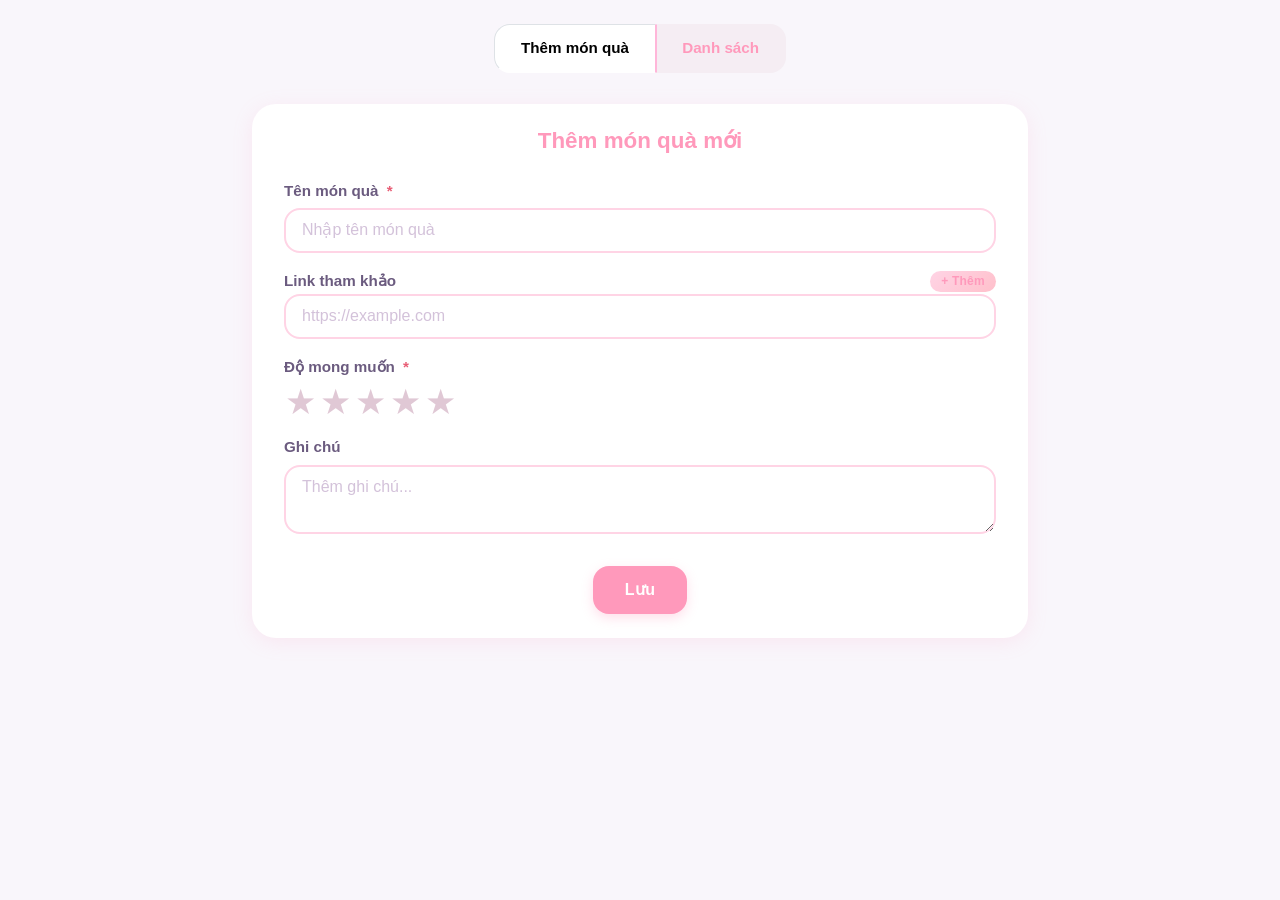
<file: index.html>
<!DOCTYPE html>
<html lang="vi">
<head>
  <meta charset="UTF-8">
  <meta name="viewport" content="width=device-width, initial-scale=1.0">
  <title>Wish List</title>

  <link rel="icon" type="image/png" href="images/logo.png">

  <!-- Bootstrap 5 CSS -->
  <link href="https://cdn.jsdelivr.net/npm/bootstrap@5.3.0/dist/css/bootstrap.min.css" rel="stylesheet">

  <!-- Base: design tokens, reset, animations -->
  <link rel="stylesheet" href="css/variables.css">
  <link rel="stylesheet" href="css/reset.css">
  <link rel="stylesheet" href="css/animations.css">

  <!-- Utilities -->
  <link rel="stylesheet" href="css/helpers.css">

  <!-- Components -->
  <link rel="stylesheet" href="css/buttons.css">
  <link rel="stylesheet" href="css/form.css">
  <link rel="stylesheet" href="css/star-picker.css">
  <link rel="stylesheet" href="css/table.css">
  <link rel="stylesheet" href="css/overlays.css">

  <!-- Layout & Responsive -->
  <link rel="stylesheet" href="css/layout.css">
  <link rel="stylesheet" href="css/responsive.css">
</head>
<body>
  <!-- Main Content -->
  <main class="main-content">
    <div class="container">
      <!-- Navigation Tabs -->
      <ul class="nav nav-tabs tabs-wrapper" id="giftTabs" role="tablist">
        <li class="nav-item" role="presentation">
          <button class="nav-link active" id="form-tab" data-bs-toggle="tab" data-bs-target="#form-content" type="button" role="tab" aria-controls="form-content" aria-selected="true">Thêm món quà</button>
        </li>
        <li class="nav-item" role="presentation">
          <button class="nav-link" id="table-tab" data-bs-toggle="tab" data-bs-target="#table-content" type="button" role="tab" aria-controls="table-content" aria-selected="false">Danh sách</button>
        </li>
      </ul>

      <!-- Tab Content -->
      <div class="tab-content" id="giftTabContent">
        <!-- Tab 1: Form -->
        <div class="tab-pane fade show active" id="form-content" role="tabpanel" aria-labelledby="form-tab">
          <section class="form-section">
            <div class="row">
              <div class="col-lg-8 mx-auto">
                <div class="form-card">
                  <h2 class="form-title">Thêm món quà mới</h2>
                  <form id="giftForm" class="gift-form">
                    <div class="form-group">
                      <label for="ten" class="form-label">Tên món quà <span class="required">*</span></label>
                      <input type="text" class="form-control" id="ten" name="ten" placeholder="Nhập tên món quà" required>
                    </div>

                    <div class="form-group">
                      <div class="link-label-row">
                        <label class="form-label">Link tham khảo</label>
                        <button type="button" class="btn-link-add" id="addLinkBtn" title="Thêm link">+ Thêm</button>
                      </div>
                      <div class="link-list" id="linkList">
                        <div class="link-input-row">
                          <input type="url" class="form-control" placeholder="https://example.com">
                          <button type="button" class="btn-link-remove" title="Xóa">×</button>
                        </div>
                      </div>
                    </div>

                    <div class="form-group">
                      <label class="form-label">Độ mong muốn <span class="required">*</span></label>
                      <div class="star-picker-wrapper" id="starPickerWrapper">
                        <div class="star-picker" id="starPicker">
                          <button type="button" class="star-btn" data-value="1">★</button>
                          <button type="button" class="star-btn" data-value="2">★</button>
                          <button type="button" class="star-btn" data-value="3">★</button>
                          <button type="button" class="star-btn" data-value="4">★</button>
                          <button type="button" class="star-btn" data-value="5">★</button>
                        </div>
                      </div>
                      <span class="star-required-msg" id="starRequiredMsg">Vui lòng chọn độ mong muốn</span>
                      <input type="hidden" id="doMongMuon" name="doMongMuon" value="">
                    </div>

                    <div class="form-group">
                      <label for="ghichu" class="form-label">Ghi chú</label>
                      <textarea class="form-control" id="ghichu" name="ghichu" placeholder="Thêm ghi chú..." rows="2"></textarea>
                    </div>

                    <div class="form-actions">
                      <button type="submit" class="btn btn-primary">Lưu</button>
                    </div>
                  </form>

                  <!-- Inline status banner (toast-style) -->
                  <div id="formBanner" class="form-banner">
                    <span class="form-banner-icon" id="formBannerIcon"></span>
                    <span class="form-banner-message" id="formBannerMessage"></span>
                    <button class="form-banner-close" id="formBannerClose" type="button">×</button>
                  </div>
                </div>
              </div>
            </div>
          </section>
        </div>

        <!-- Tab 2: Data Table -->
        <div class="tab-pane fade" id="table-content" role="tabpanel" aria-labelledby="table-tab">
          <section class="table-section">
            <div id="tableLoadingState" class="loading-container" style="display: none;">
              <div class="spinner"></div>
              <p>Đang tải danh sách...</p>
            </div>

            <div id="tableEmptyState" class="empty-state" style="display: none;">
              <div class="row">
                <div class="col-12 text-center">
                  <p class="empty-message">Danh sách trống. Hãy thêm những món quà mới nhé! 💝</p>
                </div>
              </div>
            </div>

            <div id="tableWrapper" class="table-wrapper" style="display: none;">
              <div class="table-scroll-container">
                <table class="gifts-table">
                  <thead>
                    <tr>
                      <th>Tên</th>
                      <th>Link</th>
                      <th>Độ mong muốn</th>
                      <th>Ghi chú</th>
                      <th></th>
                    </tr>
                  </thead>
                  <tbody id="giftsTableBody">
                    <!-- Dynamically populated -->
                  </tbody>
                </table>
              </div>
            </div>

            <div class="table-reload-bar">
              <button type="button" id="reloadTableBtn" class="btn-reload">Tải lại</button>
            </div>
          </section>
        </div>
      </div>
    </div>
  </main>

  <!-- Edit Modal -->
  <div class="modal fade" id="editModal" tabindex="-1" aria-labelledby="editModalLabel" aria-hidden="true">
    <div class="modal-dialog modal-dialog-centered">
      <div class="modal-content">
        <div class="modal-header">
          <h5 class="modal-title" id="editModalLabel">Chỉnh sửa món quà</h5>
          <button type="button" class="btn-close" data-bs-dismiss="modal" aria-label="Close"></button>
        </div>
        <div class="modal-body">
          <form id="editForm">
            <div class="mb-3">
              <label for="editTen" class="form-label">Tên món quà</label>
              <input type="text" class="form-control" id="editTen" readonly>
            </div>
            <div class="mb-3">
              <div class="link-label-row">
                <label class="form-label">Link tham khảo</label>
                <button type="button" class="btn-link-add" id="editAddLinkBtn" title="Thêm link">+ Thêm</button>
              </div>
              <div class="link-list" id="editLinkList">
                <div class="link-input-row">
                  <input type="url" class="form-control" placeholder="https://example.com">
                  <button type="button" class="btn-link-remove" title="Xóa">×</button>
                </div>
              </div>
            </div>
            <div class="mb-3">
              <label class="form-label">Độ mong muốn</label>
              <div class="star-picker-wrapper" id="editStarPickerWrapper">
                <div class="star-picker" id="editStarPicker">
                  <button type="button" class="star-btn" data-value="1">★</button>
                  <button type="button" class="star-btn" data-value="2">★</button>
                  <button type="button" class="star-btn" data-value="3">★</button>
                  <button type="button" class="star-btn" data-value="4">★</button>
                  <button type="button" class="star-btn" data-value="5">★</button>
                </div>
              </div>
              <input type="hidden" id="editDoMongMuon" value="">
            </div>
            <div class="mb-3">
              <label for="editGhichu" class="form-label">Ghi chú</label>
              <textarea class="form-control" id="editGhichu" rows="3" placeholder="Thêm ghi chú..."></textarea>
            </div>
          </form>
        </div>
        <div class="modal-footer">
          <button type="button" class="btn btn-secondary" data-bs-dismiss="modal">Hủy</button>
          <button type="button" class="btn btn-primary" id="saveEditBtn">Lưu thay đổi</button>
        </div>
      </div>
    </div>
  </div>

  <!-- Bootstrap JS -->
  <script src="https://cdn.jsdelivr.net/npm/bootstrap@5.3.0/dist/js/bootstrap.bundle.min.js"></script>

  <!-- JS: Config & API -->
  <script src="js/config.js"></script>
  <script src="js/sheets.js"></script>

  <!-- JS: Utilities -->
  <script src="js/helpers.js"></script>

  <!-- JS: UI Primitives -->
  <script src="js/notifications.js"></script>
  <script src="js/dialogs.js"></script>

  <!-- JS: Components -->
  <script src="js/star-picker.js"></script>
  <script src="js/table.js"></script>
  <script src="js/edit-modal.js"></script>

  <!-- JS: App Entry Point -->
  <script src="js/app.js"></script>
</body>
</html>
</file>
<file: css/variables.css>
/* ==========================================
   PASTEL PINK WISHLIST - MAIN STYLES
   ========================================== */

/* Color Palette / CSS Variables */
:root {
  /* Primary Pastel Pink Palette */
  --primary-pink: #FFB6D9;
  --primary-pink-light: #FFC0CB;
  --primary-pink-lighter: #FFD4E5;
  --primary-pink-darkish: #FF99BB;
  
  /* Secondary Colors */
  --white: #FFFFFF;
  --off-white: #F9F6FB;
  --light-gray: #F5F3F7;
  --gray-text: #6B5B7F;
  --soft-shadow: rgba(255, 150, 187, 0.15);
  
  /* Typography */
  --font-family: -apple-system, BlinkMacSystemFont, "Segoe UI", Roboto, "Helvetica Neue", Arial, sans-serif;
  --heading-font-weight: 600;
  --body-font-weight: 400;
  
  /* Spacing */
  --spacing-xs: 0.5rem;
  --spacing-sm: 1rem;
  --spacing-md: 1.5rem;
  --spacing-lg: 2rem;
  --spacing-xl: 3rem;
  
  /* Border Radius */
  --border-radius-sm: 0.75rem;
  --border-radius-md: 1rem;
  --border-radius-lg: 1.5rem;
  
  /* Transitions */
  --transition-speed: 0.3s;
  --transition-smooth: cubic-bezier(0.4, 0, 0.2, 1);
}
</file>
<file: css/animations.css>
/* ==========================================
   ANIMATIONS
   ========================================== */

@keyframes fadeIn {
  from {
    opacity: 0;
  }
  to {
    opacity: 1;
  }
}

@keyframes fadeInUp {
  from {
    opacity: 0;
    transform: translateY(20px);
  }
  to {
    opacity: 1;
    transform: translateY(0);
  }
}

@keyframes fadeInDown {
  from {
    opacity: 0;
    transform: translateY(-20px);
  }
  to {
    opacity: 1;
    transform: translateY(0);
  }
}

@keyframes spin {
  to {
    transform: rotate(360deg);
  }
}

@keyframes slideInUp {
  from {
    opacity: 0;
    transform: translateY(30px);
  }
  to {
    opacity: 1;
    transform: translateY(0);
  }
}

@keyframes slideInRight {
  from {
    opacity: 0;
    transform: translateX(100px);
  }
  to {
    opacity: 1;
    transform: translateX(0);
  }
}
</file>
<file: css/helpers.css>
/* ==========================================
   UTILITY CLASSES
   ========================================== */

.min-vh-section {
  min-height: 50vh;
  display: flex;
  align-items: center;
  justify-content: center;
}

.required {
  color: #E85D75;
  margin-left: 0.25rem;
}
</file>
<file: css/buttons.css>
/* ==========================================
   BUTTONS
   ========================================== */

.btn {
  padding: 0.75rem 2rem;
  border: none;
  border-radius: var(--border-radius-md);
  font-weight: 600;
  font-size: 1rem;
  cursor: pointer;
  transition: all var(--transition-speed) var(--transition-smooth);
  text-transform: none;
  letter-spacing: 0.3px;
}

.btn-primary {
  background-color: var(--primary-pink-darkish);
  color: var(--white);
  box-shadow: 0 4px 12px rgba(255, 150, 187, 0.3);
}

.btn-primary:hover {
  background-color: #e8849f;
  box-shadow: 0 6px 16px rgba(255, 150, 187, 0.4);
  transform: translateY(-2px);
}

/* Keep pink color when disabled — overrides Bootstrap's blue/gray default */
.btn-primary:disabled,
.btn-primary.disabled {
  background-color: var(--primary-pink-darkish);
  color: var(--white);
  opacity: 0.7;
  box-shadow: none;
  transform: none;
}

.btn-primary:active {
  transform: translateY(0);
  box-shadow: 0 2px 8px rgba(255, 150, 187, 0.3);
}

.btn-secondary {
  background-color: var(--light-gray);
  color: var(--gray-text);
}

.btn-secondary:hover {
  background-color: var(--primary-pink-lighter);
  color: var(--primary-pink-darkish);
  transform: translateY(-2px);
}

.btn-sm {
  padding: 0.5rem 1rem;
  font-size: 0.9rem;
  border-radius: var(--border-radius-sm);
  flex: 1;
  text-align: center;
}

.btn-delete {
  background-color: #FFE5ED;
  color: #E85D75;
}

.btn-delete:hover {
  background-color: #FFD4E5;
  color: #D63E5C;
}

.btn-reload {
  background-color: var(--white);
  color: var(--primary-pink-darkish);
  border: 2px solid var(--primary-pink-lighter);
  border-radius: var(--border-radius-sm);
  padding: 0.5rem 1.2rem;
  font-weight: 600;
  font-size: 0.9rem;
  cursor: pointer;
  transition: all var(--transition-speed) var(--transition-smooth);
}

.btn-reload:hover {
  background-color: var(--primary-pink-lighter);
  border-color: var(--primary-pink);
  transform: translateY(-1px);
}

.btn-reload:active {
  transform: translateY(0);
}

.btn-reload:disabled {
  opacity: 0.6;
  cursor: not-allowed;
  transform: none;
}
</file>
<file: css/form.css>
/* ==========================================
   FORM SECTION
   ========================================== */

.form-section {
  margin-bottom: var(--spacing-md);
  animation: fadeIn 0.6s ease 0.3s both;
}

.form-card {
  background: var(--white);
  border-radius: var(--border-radius-lg);
  padding: var(--spacing-md) var(--spacing-lg);
  box-shadow: 0 4px 20px var(--soft-shadow);
  transition: all var(--transition-speed) var(--transition-smooth);
}

.form-card:hover {
  box-shadow: 0 8px 30px rgba(255, 150, 187, 0.25);
  transform: translateY(-4px);
}

.form-title {
  font-size: 1.4rem;
  font-weight: var(--heading-font-weight);
  color: var(--primary-pink-darkish);
  margin-bottom: var(--spacing-md);
  text-align: center;
}

.gift-form {
  display: flex;
  flex-direction: column;
  gap: var(--spacing-sm);
}

.form-group {
  display: flex;
  flex-direction: column;
}

.form-label {
  font-weight: 600;
  color: var(--gray-text);
  margin-bottom: 0.3rem;
  font-size: 0.95rem;
}

.form-control {
  padding: 0.55rem 1rem;
  border: 2px solid var(--primary-pink-lighter);
  border-radius: var(--border-radius-md);
  font-family: var(--font-family);
  font-size: 1rem;
  color: var(--gray-text);
  background-color: var(--white);
  transition: all var(--transition-speed) var(--transition-smooth);
}

.form-control:focus {
  outline: none;
  border-color: var(--primary-pink);
  box-shadow: 0 0 0 4px rgba(255, 150, 187, 0.15);
  background-color: var(--white);
}

.form-control::placeholder {
  color: #C9B3D1;
  opacity: 0.8;
}

.form-actions {
  display: flex;
  gap: var(--spacing-md);
  justify-content: center;
  margin-top: var(--spacing-sm);
}

/* ==========================================
   FORM STATUS BANNER (inline, toast-style)
   ========================================== */

.form-banner {
  display: none;
  align-items: center;
  gap: 1rem;
  padding: 1rem 1.3rem;
  border-radius: 0.65rem;
  border-left: 4px solid transparent;
  box-shadow: 0 2px 12px rgba(0, 0, 0, 0.08);
  animation: fadeInUp 0.3s ease;
  margin-top: var(--spacing-md);
}

.form-banner.show {
  display: flex;
}

.form-banner.success {
  border-left-color: #4CAF50;
  background: linear-gradient(135deg, rgba(76, 175, 80, 0.07) 0%, rgba(76, 175, 80, 0.02) 100%);
}

.form-banner.success .form-banner-icon {
  color: #4CAF50;
  font-weight: 700;
  font-size: 1.1rem;
  flex-shrink: 0;
}

.form-banner.error {
  border-left-color: #E85D75;
  background: linear-gradient(135deg, rgba(232, 93, 117, 0.07) 0%, rgba(232, 93, 117, 0.02) 100%);
}

.form-banner.error .form-banner-icon {
  color: #E85D75;
  font-weight: 700;
  font-size: 1.1rem;
  flex-shrink: 0;
}

.form-banner-message {
  flex: 1;
  color: var(--gray-text);
  font-size: 0.95rem;
  font-weight: 500;
}

.form-banner-close {
  background: none;
  border: none;
  cursor: pointer;
  color: #C0AEC0;
  font-size: 1.2rem;
  transition: all 0.2s ease;
  padding: 0;
  line-height: 1;
  flex-shrink: 0;
}

.form-banner-close:hover {
  color: var(--primary-pink-darkish);
  transform: scale(1.15);
}

/* ==========================================
   LINK LIST — dynamic add/remove links
   ========================================== */

.link-list {
  display: flex;
  flex-direction: column;
  gap: 0.5rem;
}

.link-input-row {
  display: flex;
  align-items: center;
  gap: 0.5rem;
  animation: fadeIn 0.25s ease;
  transition: all 0.25s ease;
}

.link-input-row .form-control {
  flex: 1;
  min-width: 0;
}

.btn-link-remove {
  width: 34px;
  height: 34px;
  display: flex;
  align-items: center;
  justify-content: center;
  border: 2px solid var(--primary-pink-lighter);
  border-radius: var(--border-radius-sm);
  background: var(--white);
  color: #E85D75;
  font-size: 1.25rem;
  cursor: pointer;
  transition: all var(--transition-speed) var(--transition-smooth);
  flex-shrink: 0;
  line-height: 1;
  padding: 0;
}

.link-list .link-input-row:only-child .btn-link-remove {
  display: none;
}

.btn-link-remove:hover {
  background-color: #FFE5ED;
  border-color: #E85D75;
  transform: scale(1.1);
}

.link-label-row {
  display: flex;
  align-items: center;
  justify-content: space-between;
  gap: 1rem;
}

.link-label-row .form-label {
  margin-bottom: 0;
}

.btn-link-add {
  display: inline-flex;
  align-items: center;
  gap: 0.2rem;
  background: linear-gradient(135deg, var(--primary-pink-lighter) 0%, var(--primary-pink-light) 100%);
  border: none;
  border-radius: 2rem;
  color: var(--primary-pink-darkish);
  font-weight: 600;
  font-size: 0.75rem;
  line-height: 1;
  padding: 0.3rem 0.7rem;
  cursor: pointer;
  transition: all var(--transition-speed) var(--transition-smooth);
  letter-spacing: 0.2px;
}

.btn-link-add:hover {
  background: linear-gradient(135deg, var(--primary-pink-light) 0%, var(--primary-pink) 100%);
  color: var(--white);
  transform: translateY(-1px);
  box-shadow: 0 3px 10px rgba(255, 150, 187, 0.35);
}
</file>
<file: css/star-picker.css>
/* ==========================================
   STAR PICKER (form + edit modal)
   ========================================== */

.star-picker-wrapper {
  display: flex;
  align-items: center;
  gap: 0.75rem;
}

.star-picker {
  display: flex;
  gap: 2px;
  align-items: center;
}

/* Larger stars in the Gift form */
.gift-form .star-picker .star-btn {
  font-size: 2.2rem;
}

/* Smaller stars in edit modal */
#editStarPicker .star-btn {
  font-size: 1.6rem;
}

.star-btn {
  background: none;
  border: none;
  cursor: pointer;
  font-size: 1.6rem;
  color: #E0C8D5;
  padding: 0 1px;
  line-height: 1;
  transition: color 0.15s ease, transform 0.1s ease;
}

.star-btn:hover,
.star-btn.active {
  color: var(--primary-pink-darkish);
}

.star-btn:hover {
  transform: scale(1.15);
}

/* Required error highlight */
.star-picker-wrapper.error .star-btn {
  color: #F5C0CC;
}

.star-required-msg {
  font-size: 0.82rem;
  color: #E85D75;
  margin-top: 0.25rem;
  display: none;
}

.star-required-msg.visible {
  display: block;
}

/* ==========================================
   STAR DISPLAY IN TABLE
   ========================================== */

.cell-stars-display {
  display: flex;
  gap: 2px;
  justify-content: center;
  align-items: center;
}

.cell-stars-display .star {
  color: var(--primary-pink-darkish);
  font-size: 1.35rem;
  line-height: 1;
}
</file>
<file: css/table.css>
/* ==========================================
   TABLE SECTION
   ========================================== */

.table-section {
  padding: var(--spacing-lg) 0;
  min-height: calc(100vh - 300px);
  display: flex;
  flex-direction: column;
  gap: var(--spacing-md);
  overflow: visible;
}

.table-reload-bar {
  display: flex;
  justify-content: flex-end;
  padding-top: 0.5rem;
}

.table-wrapper {
  background: var(--white);
  border-radius: var(--border-radius-lg);
  overflow: hidden;
  box-shadow: 0 2px 16px rgba(255, 150, 187, 0.12);
  border: 1px solid #F0E5EC;
}

/* Single scrollable container that holds the whole table */
.table-scroll-container {
  overflow-y: scroll;
  overflow-x: hidden;
  max-height: 55vh;
  min-height: 220px;
  border-radius: var(--border-radius-lg);
  scrollbar-gutter: stable;
}

.gifts-table {
  width: 100%;
  border-collapse: collapse;
  animation: fadeIn 0.5s ease;
  table-layout: fixed;
}

.gifts-table thead {
  background: linear-gradient(135deg, #FFB6D9 0%, #FFC0CB 100%);
  position: sticky;
  top: 0;
  z-index: 10;
}

.gifts-table th {
  padding: 0.9rem 1.2rem;
  text-align: center;
  font-weight: 700;
  color: var(--white);
  border-right: 1px solid rgba(255, 255, 255, 0.25);
  font-size: 0.88rem;
  text-transform: uppercase;
  letter-spacing: 0.5px;
  white-space: nowrap;
  text-shadow: 0 1px 2px rgba(0, 0, 0, 0.05);
}

.gifts-table th:last-child {
  border-right: none;
}

.gifts-table thead tr:hover {
  background-color: transparent;
}

.gifts-table tbody {
  display: table-row-group;
}

.gifts-table tr {
  display: table-row;
  border-bottom: 1px solid #F5E8F0;
  transition: background-color var(--transition-speed) ease;
}

.gifts-table tr:hover {
  background-color: #FEF7FB;
}

.gifts-table td {
  padding: 1rem 1.2rem;
  color: var(--gray-text);
  font-size: 0.93rem;
  word-break: break-word;
  border-right: 1px solid #F0E5EC;
}

.gifts-table td:last-child {
  border-right: none;
}

/* Explicit column widths on th to match td - must be identical */
.gifts-table th:nth-child(1),
.gifts-table td.cell-name {
  width: 22%;
}

.gifts-table th:nth-child(2),
.gifts-table td.cell-link {
  width: 15%;
}

.gifts-table th:nth-child(3),
.gifts-table td.cell-stars {
  width: 18%;
  text-align: center;
}

.gifts-table td.cell-stars .cell-value {
  justify-content: center;
}

.gifts-table th:nth-child(4),
.gifts-table td.cell-note {
  width: 35%;
}

.gifts-table th:nth-child(5),
.gifts-table td.cell-actions {
  width: 10%;
}

.gifts-table td.cell-name {
  font-weight: 600;
  color: var(--primary-pink-darkish);
}

.gifts-table td.cell-link a {
  color: var(--primary-pink);
  text-decoration: none;
  font-weight: 500;
  transition: all 0.2s ease;
  padding: 0.3rem 0.6rem;
  border-radius: 0.35rem;
  display: inline-block;
  font-size: 0.92rem;
}

.gifts-table td.cell-link a:hover {
  color: #FFFFFF;
  background-color: var(--primary-pink);
}

.gifts-table td.cell-note {
  color: #8B7F8F;
  font-size: 0.91rem;
  line-height: 1.45;
}

.gifts-table td.cell-actions {
  text-align: center;
}
</file>
<file: css/overlays.css>
/* ==========================================
   ACTION MENU (THREE-DOT)
   ========================================== */

.action-menu-btn {
  background: none;
  border: none;
  cursor: pointer;
  font-size: 1.4rem;
  color: var(--gray-text);
  padding: 0.5rem 0.4rem;
  border-radius: 0.4rem;
  transition: all 0.2s ease;
  display: flex;
  align-items: center;
  justify-content: center;
  opacity: 0.7;
}

.action-menu-btn:hover {
  color: var(--primary-pink);
  background-color: #FFE5ED;
  opacity: 1;
}

.action-menu {
  position: fixed;
  background: var(--white);
  border: 1px solid #E8D5E8;
  border-radius: 0.5rem;
  box-shadow: 0 8px 24px rgba(0, 0, 0, 0.18);
  min-width: 130px;
  z-index: 9000;
  display: none;
  overflow: hidden;
}

.action-menu.show {
  display: block;
  animation: slideInUp 0.2s ease;
}

.action-menu-item {
  padding: 0.65rem 1rem;
  border: none;
  background: none;
  width: 100%;
  text-align: left;
  cursor: pointer;
  color: var(--gray-text);
  font-size: 0.9rem;
  transition: all 0.15s ease;
  border-bottom: 1px solid #F5E8F0;
  font-weight: 500;
}

.action-menu-item:last-child {
  border-bottom: none;
}

.action-menu-item:hover {
  background-color: #FEF7FB;
  color: var(--primary-pink-darkish);
  padding-left: 1.15rem;
}

.action-menu-item.delete:hover {
  background-color: #FFE5ED;
  color: #E85D75;
}

/* ==========================================
   TOAST NOTIFICATIONS
   ========================================== */

.toast-container {
  position: fixed;
  bottom: var(--spacing-lg);
  right: var(--spacing-lg);
  z-index: 9999;
  display: flex;
  flex-direction: column;
  gap: var(--spacing-sm);
  max-width: 420px;
}

.toast {
  background: var(--white);
  padding: 1rem 1.3rem;
  border-radius: 0.65rem;
  box-shadow: 0 6px 24px rgba(0, 0, 0, 0.15);
  display: flex;
  align-items: center;
  gap: 1rem;
  animation: slideInRight 0.35s ease;
  border-left: 4px solid transparent;
}

.toast.success {
  border-left-color: #4CAF50;
  background: linear-gradient(135deg, rgba(76, 175, 80, 0.05) 0%, rgba(76, 175, 80, 0.02) 100%);
}

.toast.success .toast-icon {
  color: #4CAF50;
  font-weight: 700;
  font-size: 1.1rem;
}

.toast.error {
  border-left-color: #E85D75;
  background: linear-gradient(135deg, rgba(232, 93, 117, 0.05) 0%, rgba(232, 93, 117, 0.02) 100%);
}

.toast.error .toast-icon {
  color: #E85D75;
  font-weight: 700;
  font-size: 1.1rem;
}

.toast-message {
  flex: 1;
  color: var(--gray-text);
  font-size: 0.95rem;
  font-weight: 500;
}

.toast-close {
  background: none;
  border: none;
  cursor: pointer;
  color: #C0AEC0;
  font-size: 1.2rem;
  transition: all 0.2s ease;
  padding: 0;
  line-height: 1;
}

.toast-close:hover {
  color: var(--primary-pink-darkish);
  transform: scale(1.15);
}

/* ==========================================
   CONFIRMATION DIALOG
   ========================================== */

.modal-overlay {
  position: fixed;
  top: 0;
  left: 0;
  width: 100%;
  height: 100%;
  background: rgba(0, 0, 0, 0.45);
  display: flex;
  align-items: center;
  justify-content: center;
  z-index: 10000;
  animation: fadeIn 0.25s ease;
  backdrop-filter: blur(2px);
}

.modal-content {
  background: var(--white);
  border-radius: 0.8rem;
  padding: 2rem;
  max-width: 420px;
  width: 95%;
  box-shadow: 0 16px 48px rgba(0, 0, 0, 0.18);
  animation: slideInUp 0.35s cubic-bezier(0.34, 1.56, 0.64, 1);
}

.modal-title {
  font-size: 1.25rem;
  font-weight: 700;
  color: var(--primary-pink-darkish);
  margin-bottom: 0.8rem;
}

.modal-message {
  color: var(--gray-text);
  margin-bottom: 1.5rem;
  line-height: 1.6;
  font-size: 0.95rem;
}

.modal-actions {
  display: flex;
  gap: 1rem;
  justify-content: flex-end;
}

.modal-btn {
  padding: 0.7rem 1.6rem;
  border: none;
  border-radius: 0.55rem;
  cursor: pointer;
  font-weight: 600;
  font-size: 0.9rem;
  transition: all 0.2s ease;
  text-transform: uppercase;
  letter-spacing: 0.3px;
}

.modal-btn-confirm {
  background: linear-gradient(135deg, #E85D75 0%, #D63E5C 100%);
  color: var(--white);
  box-shadow: 0 4px 12px rgba(232, 93, 117, 0.3);
}

.modal-btn-confirm:hover {
  transform: translateY(-2px);
  box-shadow: 0 6px 16px rgba(232, 93, 117, 0.4);
}

.modal-btn-confirm.save {
  background: linear-gradient(135deg, var(--primary-pink) 0%, var(--primary-pink-darkish) 100%);
  box-shadow: 0 4px 12px rgba(255, 150, 187, 0.35);
}

.modal-btn-confirm.save:hover {
  box-shadow: 0 6px 16px rgba(255, 150, 187, 0.5);
}

.modal-btn-cancel {
  background-color: #F5E8F0;
  color: var(--gray-text);
  border: 1px solid #E8D5E8;
}

.modal-btn-cancel:hover {
  background-color: #EED5E8;
  transform: translateY(-2px);
}

/* ==========================================
   EDIT MODAL — compact spacing
   ========================================== */

#editModal .modal-header {
  padding: 0.75rem 1.1rem 0.6rem;
}

#editModal .modal-body {
  padding: 0.75rem 1.1rem 0.5rem;
}

#editModal .modal-footer {
  padding: 0.5rem 1.1rem 0.75rem;
  border-top: 1px solid #F0E5EC;
}

#editModal .mb-3 {
  margin-bottom: 0.6rem !important;
}

#editModal .form-label {
  margin-bottom: 0.2rem;
  font-size: 0.85rem;
}

#editModal .form-control {
  padding: 0.4rem 0.75rem;
  font-size: 0.9rem;
}

/* ==========================================
   TABLE CELL — multiple links
   ========================================== */

.cell-links-list {
  display: flex;
  flex-direction: column;
  gap: 0.25rem;
}

.cell-links-list a {
  display: inline-block;
  color: var(--primary-pink-darkish);
  text-decoration: none;
  font-weight: 500;
  font-size: 0.9rem;
  transition: color 0.2s ease;
}

.cell-links-list a:hover {
  color: #e8849f;
  text-decoration: underline;
}
</file>
<file: css/layout.css>
/* ==========================================
   HERO / HEADER SECTION
   ========================================== */

.hero-section {
  background: linear-gradient(135deg, var(--primary-pink-light) 0%, var(--primary-pink-lighter) 100%);
  padding: var(--spacing-xl) 0;
  text-align: center;
  position: relative;
  overflow: hidden;
}

.hero-section::before {
  content: "";
  position: absolute;
  top: -50%;
  right: -10%;
  width: 300px;
  height: 300px;
  background: rgba(255, 255, 255, 0.3);
  border-radius: 50%;
  pointer-events: none;
}

.hero-section::after {
  content: "";
  position: absolute;
  bottom: -30%;
  left: 5%;
  width: 250px;
  height: 250px;
  background: rgba(255, 255, 255, 0.2);
  border-radius: 50%;
  pointer-events: none;
}

.hero-title {
  font-size: 3rem;
  font-weight: 700;
  color: #FFFFFF;
  margin-bottom: var(--spacing-md);
  text-shadow: 0 2px 8px rgba(139, 69, 112, 0.1);
  animation: fadeInDown 0.8s ease;
  position: relative;
  z-index: 1;
}

.hero-subtitle {
  font-size: 1.25rem;
  color: rgba(255, 255, 255, 0.9);
  font-weight: 400;
  animation: fadeInUp 0.8s ease 0.2s both;
  position: relative;
  z-index: 1;
}

/* ==========================================
   MAIN CONTENT SECTION
   ========================================== */

.main-content {
  padding: var(--spacing-md) 0;
  flex: 1;
}

.container {
  max-width: 1200px;
  height: fit-content;
  margin: 0 auto;
}

/* ==========================================
   FOOTER
   ========================================== */

.footer {
  background: linear-gradient(135deg, var(--primary-pink-lighter) 0%, var(--primary-pink-light) 100%);
  padding: var(--spacing-lg) 0;
  margin-top: auto;
  text-align: center;
}

.footer-text {
  color: var(--white);
  font-weight: 500;
  font-size: 1rem;
  margin: 0;
  text-shadow: 0 2px 4px rgba(139, 69, 112, 0.15);
}

/* ==========================================
   NAVIGATION TABS
   ========================================== */

.tabs-wrapper {
  margin-bottom: var(--spacing-lg);
  padding: 0;
  animation: fadeIn 0.6s ease 0.3s both;
  display: flex;
  justify-content: center;
  max-width: fit-content;
  margin-left: auto;
  margin-right: auto;
  border: none;
  background: none;
  gap: 0;
}

/* Remove Bootstrap nav-tabs bottom border */
.tabs-wrapper.nav-tabs {
  border-bottom: none;
}

.nav-item {
  display: flex;
}

.nav-link {
  color: var(--primary-pink-darkish);
  font-weight: 600;
  border: 2px solid var(--primary-pink);
  border-radius: 0;
  transition: all var(--transition-speed) var(--transition-smooth);
  padding: 0.7rem 1.6rem;
  position: relative;
  font-size: 0.95rem;
  background-color: #F5EDF3;
  white-space: nowrap;
}

/* Left tab: rounded on left side only */
.nav-item:first-child .nav-link {
  border-radius: var(--border-radius-md) 0 0 var(--border-radius-md);
  border-right: 1px solid var(--primary-pink);
}

/* Right tab: rounded on right side only */
.nav-item:last-child .nav-link {
  border-radius: 0 var(--border-radius-md) var(--border-radius-md) 0;
  border-left: 1px solid var(--primary-pink);
}

.nav-link:hover:not(.active) {
  background-color: var(--primary-pink-lighter);
  color: var(--primary-pink-darkish);
}

.nav-link.active {
  color: var(--white);
  background-color: var(--primary-pink);
  border-color: var(--primary-pink);
}

.tab-content {
  animation: fadeIn 0.5s ease;
}

.tab-pane {
  animation: fadeInUp 0.5s ease;
}

/* ==========================================
   LOADING STATE
   ========================================== */

.loading-container {
  display: flex;
  flex-direction: column;
  align-items: center;
  justify-content: center;
  text-align: center;
  padding: var(--spacing-xl);
  gap: var(--spacing-md);
  width: 100%;
  align-self: stretch;
}

.spinner {
  width: 50px;
  height: 50px;
  border: 4px solid var(--primary-pink-lighter);
  border-top-color: var(--primary-pink);
  border-radius: 50%;
  animation: spin 1s linear infinite;
}

.loading-container p {
  color: var(--gray-text);
  font-style: italic;
}

/* ==========================================
   EMPTY STATE
   ========================================== */

.empty-state {
  padding: var(--spacing-xl) var(--spacing-md);
  text-align: center;
  animation: fadeIn 0.5s ease;
}

.empty-message {
  font-size: 1.1rem;
  color: var(--gray-text);
  opacity: 0.8;
}

/* ==========================================
   GIFTS SECTION
   ========================================== */

.gifts-section {
  margin-bottom: var(--spacing-xl);
  animation: fadeIn 0.6s ease 0.5s both;
}

.section-title {
  font-size: 2rem;
  font-weight: var(--heading-font-weight);
  color: var(--primary-pink-darkish);
  margin-bottom: var(--spacing-lg);
  text-align: center;
  position: relative;
  padding-bottom: var(--spacing-md);
}

.section-title::after {
  content: "";
  position: absolute;
  bottom: 0;
  left: 50%;
  transform: translateX(-50%);
  width: 60px;
  height: 4px;
  background: linear-gradient(90deg, transparent, var(--primary-pink), transparent);
  border-radius: 2px;
}

/* ==========================================
   GIFT CARDS
   ========================================== */

.gift-card {
  background: var(--white);
  border-radius: var(--border-radius-lg);
  padding: var(--spacing-lg);
  box-shadow: 0 4px 16px var(--soft-shadow);
  transition: all var(--transition-speed) var(--transition-smooth);
  display: flex;
  flex-direction: column;
  gap: var(--spacing-md);
  position: relative;
  overflow: hidden;
  animation: fadeInUp 0.5s ease;
}

.gift-card::before {
  content: "";
  position: absolute;
  top: 0;
  left: 0;
  right: 0;
  height: 4px;
  background: linear-gradient(90deg, var(--primary-pink), var(--primary-pink-lighter));
  opacity: 0;
  transition: opacity var(--transition-speed);
}

.gift-card:hover {
  transform: translateY(-8px);
  box-shadow: 0 12px 28px rgba(255, 150, 187, 0.25);
}

.gift-card:hover::before {
  opacity: 1;
}

.gift-name {
  font-size: 1.3rem;
  font-weight: 700;
  color: var(--primary-pink-darkish);
  word-break: break-word;
  margin: 0;
}

.gift-description {
  font-size: 0.95rem;
  color: var(--gray-text);
  line-height: 1.6;
  margin: 0;
}

.gift-link {
  display: flex;
  align-items: center;
  gap: var(--spacing-sm);
  margin-top: var(--spacing-sm);
}

.gift-link a {
  color: var(--primary-pink);
  text-decoration: none;
  font-weight: 500;
  word-break: break-all;
  transition: all var(--transition-speed);
  padding: 0.25rem 0.5rem;
  border-radius: 0.4rem;
}

.gift-link a:hover {
  color: var(--primary-pink-darkish);
  background-color: var(--primary-pink-lighter);
}

.gift-link-label {
  font-size: 0.85rem;
  color: #B89FC9;
  font-weight: 500;
}

.gift-actions {
  display: flex;
  gap: var(--spacing-sm);
  margin-top: var(--spacing-md);
  padding-top: var(--spacing-md);
  border-top: 1px solid var(--primary-pink-lighter);
}
</file>
<file: css/responsive.css>
/* ==========================================
   RESPONSIVE TABLE — mobile card layout
   ========================================== */

@media (max-width: 900px) {
  .table-section {
    min-height: unset;
    padding: var(--spacing-sm) 0;
  }

  .table-scroll-container {
    max-height: none;
    overflow-y: visible;
    scrollbar-gutter: auto;
  }

  /* Hide the header row on mobile — labels are shown inline */
  .gifts-table thead {
    display: none;
  }

  /* Each row becomes a card */
  .gifts-table,
  .gifts-table tbody,
  .gifts-table tr {
    display: block;
    width: 100%;
  }

  .gifts-table tr {
    background: var(--white);
    border-radius: var(--border-radius-md);
    margin-bottom: var(--spacing-sm);
    border: 1px solid #F0E5EC;
    box-shadow: 0 2px 8px var(--soft-shadow);
    overflow: hidden;
    padding: 0;
  }

  .gifts-table tr:hover {
    background-color: #FEF7FB;
  }

  /* Each cell is a two-column row: label | value */
  .gifts-table td {
    display: flex;
    align-items: stretch;
    gap: 0;
    padding: 0;
    border-right: none;
    border-bottom: 1px solid #F0E5EC;
    font-size: 0.92rem;
    width: 100% !important;
    min-width: unset !important;
  }

  .gifts-table td:last-child {
    border-bottom: none;
  }

  /* Label column — styled like the pink table header */
  .gifts-table td::before {
    content: attr(data-label);
    font-weight: 700;
    color: var(--white);
    font-size: 0.75rem;
    text-transform: uppercase;
    letter-spacing: 0.5px;
    background: linear-gradient(135deg, #FFB6D9 0%, #FFC0CB 100%);
    min-width: 90px;
    width: 90px;
    flex-shrink: 0;
    display: inline-flex;
    align-items: center;
    justify-content: center;
    text-align: center;
    padding: 0.6rem 0.5rem;
    border-right: 2px solid rgba(255, 255, 255, 0.5);
    text-shadow: 0 1px 2px rgba(0, 0, 0, 0.08);
    line-height: 1.3;
    align-self: stretch;
    box-sizing: border-box;
  }

  /* Value column gets its own padding */
  .gifts-table td.cell-name,
  .gifts-table td.cell-link,
  .gifts-table td.cell-note,
  .gifts-table td.cell-actions {
    padding: 0;
  }

  .gifts-table .cell-value {
    flex: 1;
    padding: 0.6rem 0.75rem;
    display: flex;
    align-items: center;
    word-break: break-word;
  }

  /* Actions cell: empty pink label column, button aligned left in value area */
  .gifts-table td.cell-actions::before {
    content: "";
    background: linear-gradient(135deg, #FFB6D9 0%, #FFC0CB 100%);
  }

  .gifts-table td.cell-actions {
    justify-content: flex-start;
    border-bottom: none;
    padding: 0;
  }

  .gifts-table td.cell-actions .cell-value {
    padding: 0.4rem 0.75rem;
    flex: 1;
  }

  .table-reload-bar {
    justify-content: center;
  }
}

/* ==========================================
   RESPONSIVE DESIGN
   ========================================== */

/* Tablets (768px and up) */
@media (max-width: 768px) {
  .hero-title {
    font-size: 2rem;
  }

  .hero-subtitle {
    font-size: 1rem;
  }

  .section-title {
    font-size: 1.5rem;
  }

  .form-title {
    font-size: 1.4rem;
  }

  .form-card {
    padding: var(--spacing-md);
  }

  .gift-card {
    padding: var(--spacing-md);
  }

  .form-actions {
    flex-direction: column;
  }

  .btn {
    width: 100%;
  }
}

/* Mobile (576px and down) */
@media (max-width: 576px) {
  :root {
    --spacing-lg: 1.5rem;
    --spacing-xl: 2rem;
  }

  .hero-title {
    font-size: 1.75rem;
  }

  .hero-subtitle {
    font-size: 0.9rem;
  }

  .main-content {
    padding: var(--spacing-lg) 0;
  }

  .form-section,
  .gifts-section {
    margin-bottom: var(--spacing-lg);
  }

  .section-title {
    font-size: 1.3rem;
    margin-bottom: var(--spacing-md);
  }

  .form-title {
    font-size: 1.25rem;
  }

  .gift-card {
    padding: var(--spacing-md);
  }

  .gift-name {
    font-size: 1.1rem;
  }

  .gift-link a {
    font-size: 0.85rem;
    word-break: break-word;
  }

  .hero-section {
    padding: var(--spacing-lg) 0;
  }

  .min-vh-section {
    min-height: 40vh;
  }
}
</file>
